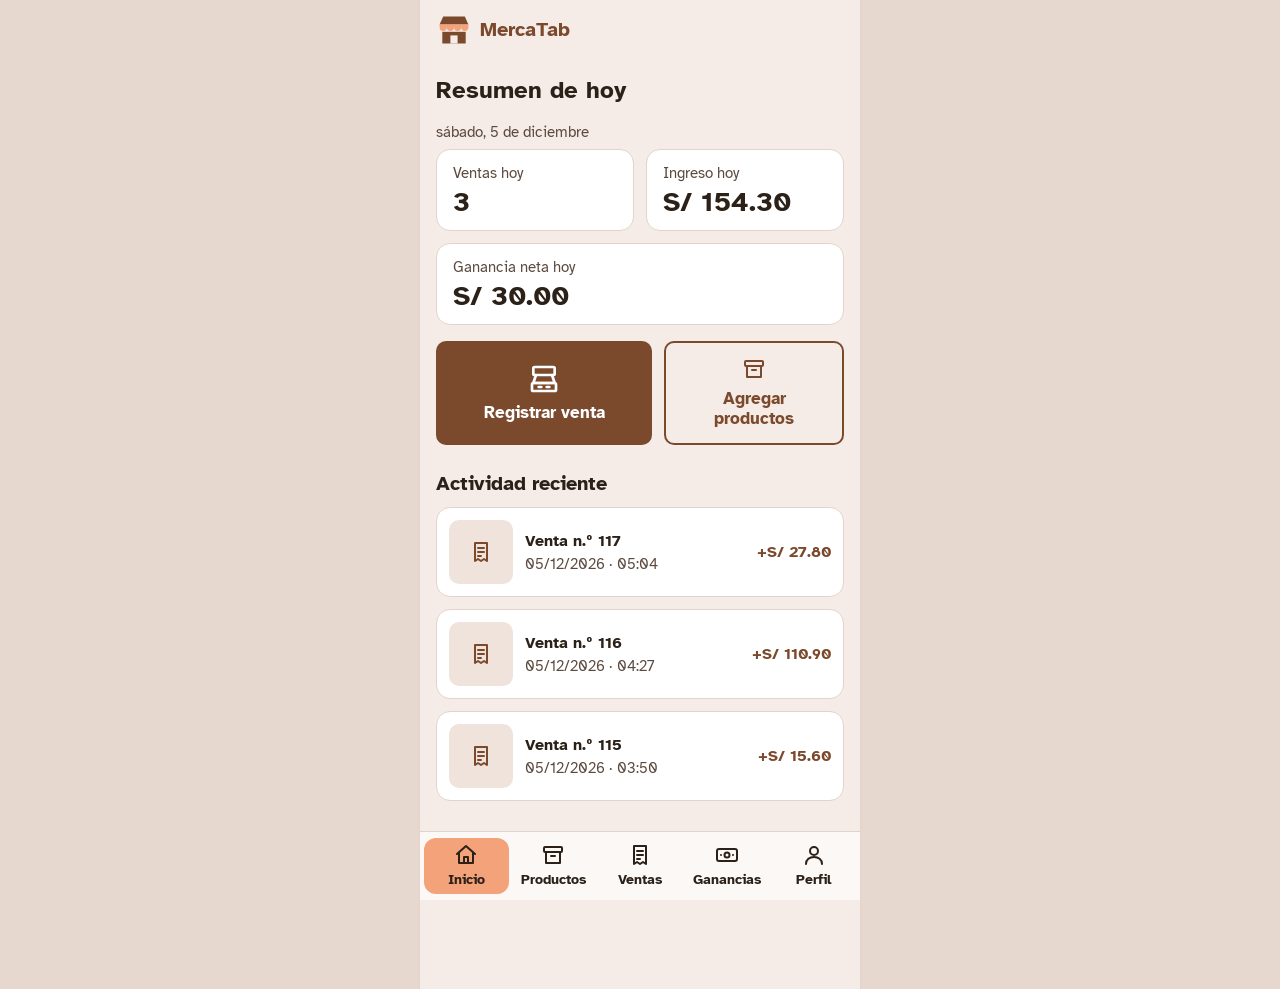
<file: app/index.html>
<!doctype html>
<html lang="es">
<head>
<meta charset="utf-8">
<meta name="viewport" content="width=device-width, initial-scale=1">
<title>MercaTab</title>
<meta name="description" content="Ventas, productos y ganancias para bodegas y puestos de abarrotes. Funciona sin internet.">
<meta name="theme-color" content="#7B4A2D">
<link rel="manifest" href="manifest.webmanifest">
<link rel="icon" href="img/icono.svg" type="image/svg+xml">
<link rel="stylesheet" href="css/estilos.css">
</head>
<body>
<a class="saltar" href="#contenido" id="saltar">Ir al contenido principal</a>

<div class="app">
  <header class="cabecera">
    <a class="marca" href="#/inicio" aria-label="MercaTab, ir al inicio">
      <svg class="marca__logo" viewBox="0 0 40 40" aria-hidden="true" focusable="false">
        <path d="M4 14 8 5h24l4 9z" fill="#7B4A2D"/>
        <path d="M4 14h8v3a4 4 0 0 1-8 0zM12 14h8v3a4 4 0 0 1-8 0zM20 14h8v3a4 4 0 0 1-8 0zM28 14h8v3a4 4 0 0 1-8 0z" fill="#F4A27A"/>
        <path d="M7 22h26v13H7z" fill="#7B4A2D"/>
        <path d="M16 35V26h8v9z" fill="#F5ECE8"/>
      </svg>
      <span class="marca__nombre">MercaTab</span>
    </a>
    <p class="red" id="red" role="status"></p>
  </header>

  <main id="contenido" tabindex="-1"></main>

  <footer class="pie">
    <p>MercaTab · avance académico PA3, Interacción Hombre-Máquina, UTP. La conexión con SUNAT es una simulación: no tiene validez tributaria.</p>
  </footer>

  <nav class="barra" aria-label="Principal" id="barra"></nav>
</div>

<dialog id="modal"></dialog>
<div class="avisos" id="avisos" role="status" aria-live="polite"></div>

<script defer src="js/iconos.js"></script>
<script defer src="js/ui.js"></script>
<script defer src="js/datos.js"></script>
<script defer src="js/sunat.js"></script>
<script defer src="js/vistas.js"></script>
<script defer src="js/app.js"></script>
</body>
</html>
</file>
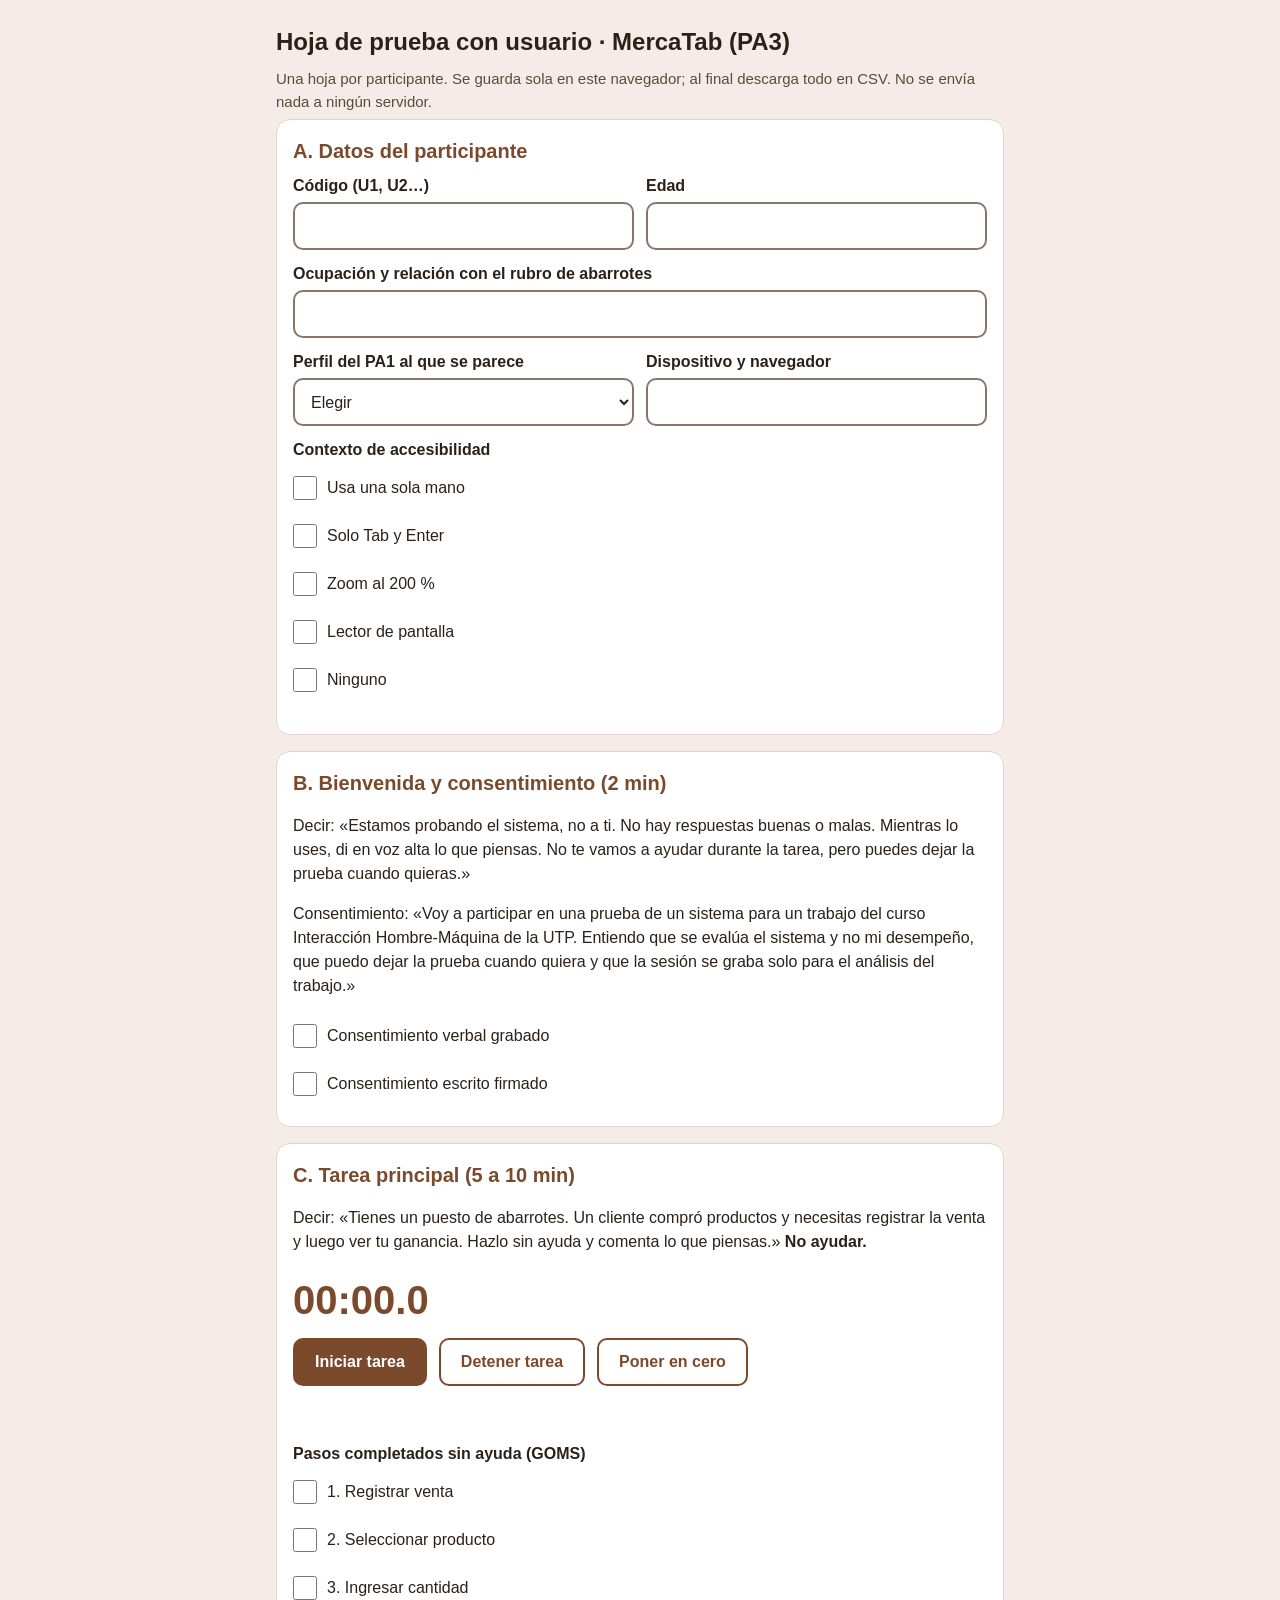
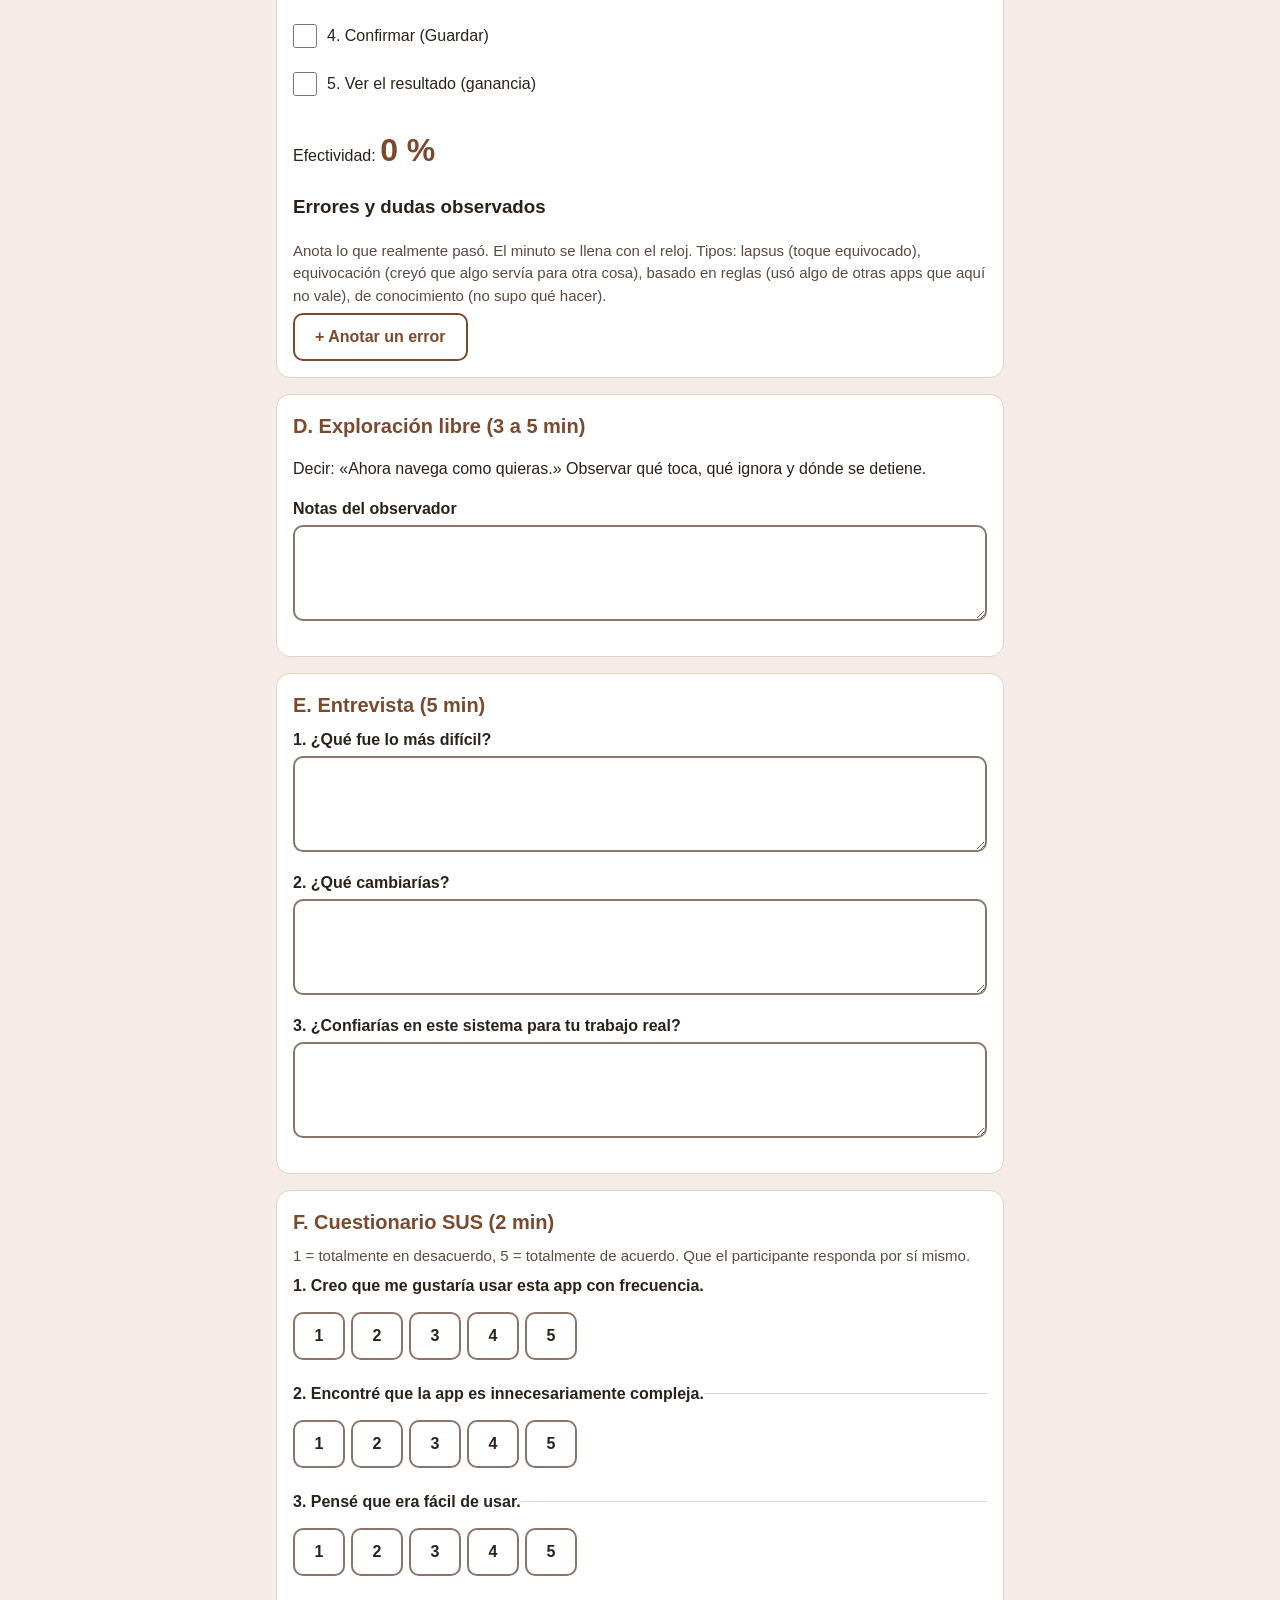
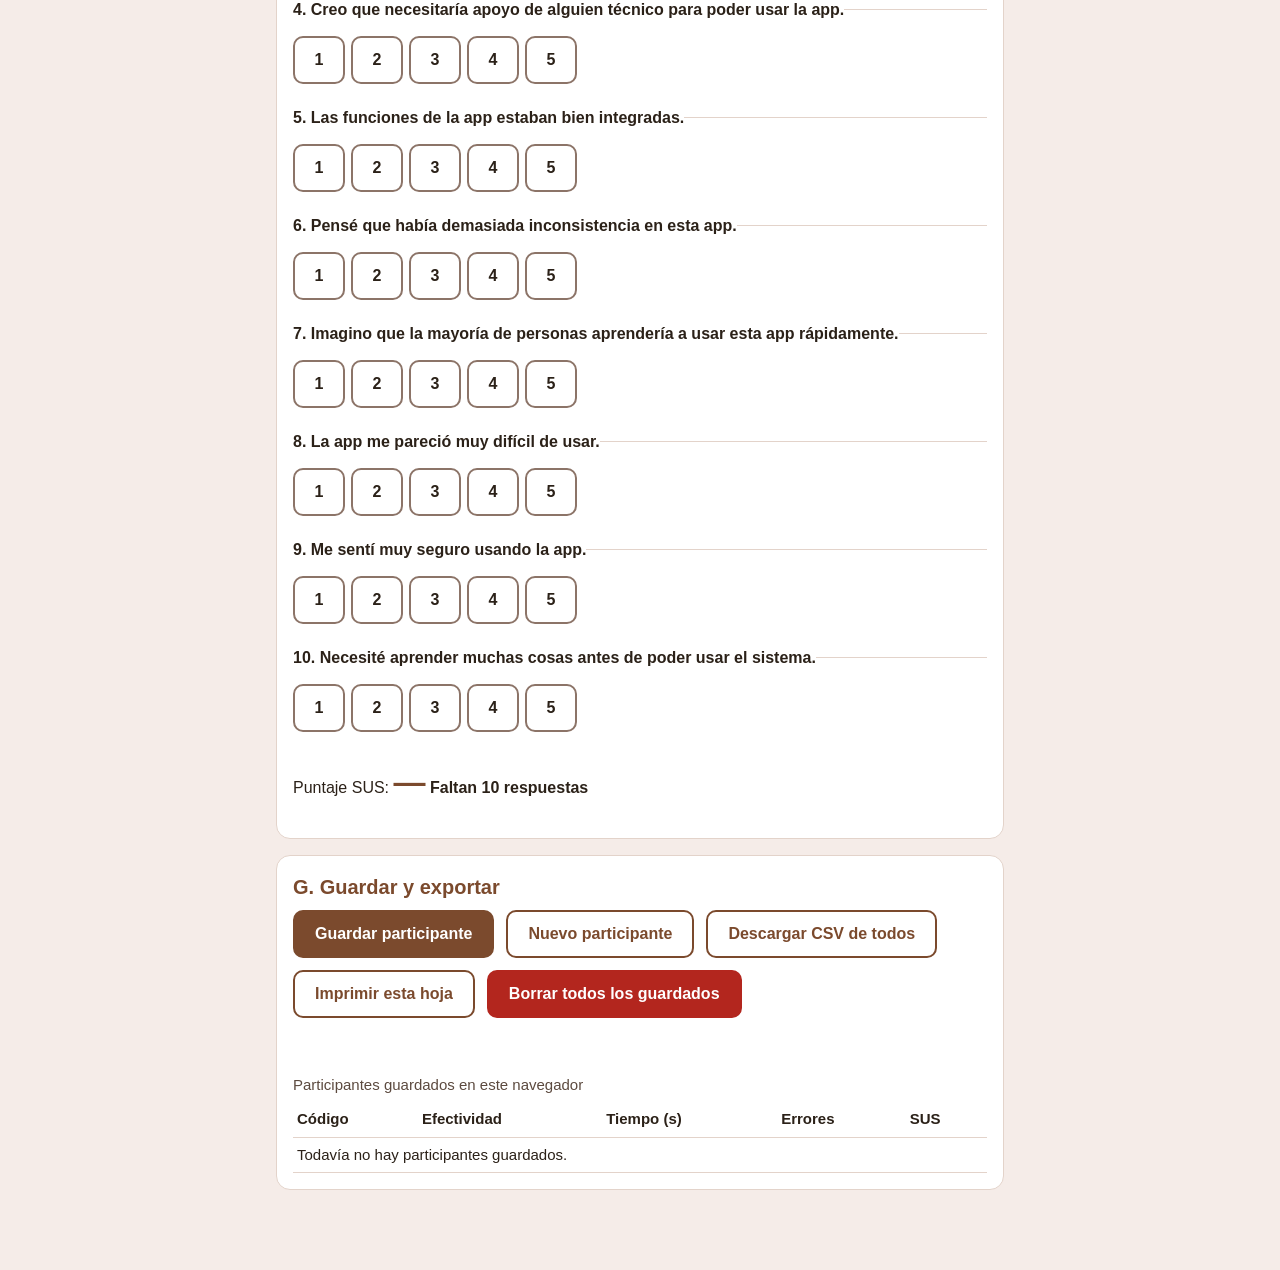
<file: PRUEBA_CON_USUARIOS.html>
<!doctype html>
<html lang="es">
<head>
<meta charset="utf-8">
<meta name="viewport" content="width=device-width, initial-scale=1">
<title>Hoja de prueba con usuario · MercaTab PA3</title>
<style>
  :root { --crema: #F5ECE8; --marron: #7B4A2D; --marron-osc: #5A3420; --tinta: #2B2118; --tinta-2: #5C4A3F; --linea: #8C7468; --rojo: #B3261E; --ok: #1F6B3B; --foco: #0B3D91; --durazno: #F4A27A; }
  * { box-sizing: border-box; }
  body { margin: 0; background: var(--crema); color: var(--tinta); font: 400 1rem/1.5 'Atkinson Hyperlegible', 'Segoe UI', Arial, sans-serif; }
  main { max-width: 760px; margin: 0 auto; padding: 16px 16px 64px; }
  h1 { font-size: 1.5rem; margin: 8px 0; } h2 { font-size: 1.25rem; color: var(--marron); margin: 0 0 8px; }
  section { background: #fff; border: 1px solid #E3D3CA; border-radius: 14px; padding: 16px; margin-bottom: 16px; }
  :focus-visible { outline: 3px solid var(--foco); outline-offset: 2px; }
  label, legend { display: block; font-weight: 700; margin-bottom: 4px; padding: 0; }
  input[type=text], input[type=number], select, textarea { width: 100%; min-height: 48px; padding: 8px 12px; font: inherit; color: var(--tinta); background: #fff; border: 2px solid var(--linea); border-radius: 10px; }
  textarea { min-height: 96px; resize: vertical; }
  .campo { margin-bottom: 12px; } .ayuda { margin: 0 0 6px; font-size: .9375rem; color: var(--tinta-2); }
  .dos { display: grid; grid-template-columns: repeat(auto-fit, minmax(220px, 1fr)); gap: 12px; }
  button, .boton { min-height: 48px; min-width: 44px; padding: 0 20px; font-family: inherit; font-size: 1rem; font-weight: 700; line-height: 1.2; color: #fff; background: var(--marron); border: 2px solid var(--marron); border-radius: 10px; cursor: pointer; }
  button:hover { background: var(--marron-osc); border-color: var(--marron-osc); }
  button.sec { background: transparent; color: var(--marron); } button.peligro { background: var(--rojo); border-color: var(--rojo); }
  .filas { display: flex; flex-wrap: wrap; gap: 12px; margin-top: 8px; }
  .opcion { display: flex; align-items: center; gap: 10px; min-height: 44px; font-weight: 400; }
  .opcion input { width: 24px; height: 24px; accent-color: var(--marron); margin: 0; }
  fieldset { border: 0; margin: 0 0 12px; padding: 0; min-width: 0; }
  .reloj { font-size: 2.5rem; font-weight: 700; color: var(--marron); margin: 4px 0 8px; }
  .error-fila { border: 1px solid #E3D3CA; border-radius: 10px; padding: 12px; margin-bottom: 12px; display: grid; gap: 8px; grid-template-columns: 90px 1fr; }
  .error-fila .ancho { grid-column: 1 / -1; }
  .sus-p { border-top: 1px solid #E3D3CA; padding: 10px 0; } .sus-p:first-of-type { border-top: 0; }
  .escala { display: flex; gap: 6px; flex-wrap: wrap; } .escala label { display: flex; align-items: center; justify-content: center; width: 52px; min-height: 48px; border: 2px solid var(--linea); border-radius: 10px; margin: 0; cursor: pointer; }
  .escala input { position: absolute; opacity: 0; } .escala input:checked + span { font-weight: 700; }
  .escala label:has(input:checked) { background: var(--durazno); border-color: var(--marron); }
  .escala label:has(input:focus-visible) { outline: 3px solid var(--foco); outline-offset: 2px; }
  .marcador { font-size: 2rem; font-weight: 700; color: var(--marron); } .estado { font-weight: 700; min-height: 24px; }
  table { width: 100%; border-collapse: collapse; font-size: .9375rem; } th, td { padding: 6px 4px; text-align: left; border-bottom: 1px solid #E3D3CA; }
  .saltar { position: absolute; left: 16px; top: -100px; background: var(--tinta); color: #fff; padding: 12px 20px; border-radius: 10px; font-weight: 700; } .saltar:focus { top: 8px; }
  @media print { button, .no-imprimir, .saltar { display: none !important; } body { background: #fff; } }
</style>
</head>
<body>
<a class="saltar" href="#principal">Ir al contenido principal</a>
<main id="principal" tabindex="-1">
  <h1>Hoja de prueba con usuario · MercaTab (PA3)</h1>
  <p class="ayuda">Una hoja por participante. Se guarda sola en este navegador; al final descarga todo en CSV. No se envía nada a ningún servidor.</p>

  <form id="f" novalidate>
  <section aria-labelledby="h-datos">
    <h2 id="h-datos">A. Datos del participante</h2>
    <div class="dos">
      <div class="campo"><label for="codigo">Código (U1, U2…)</label><input id="codigo" name="codigo" type="text" autocomplete="off"></div>
      <div class="campo"><label for="edad">Edad</label><input id="edad" name="edad" type="number" min="0" autocomplete="off"></div>
    </div>
    <div class="campo"><label for="ocupacion">Ocupación y relación con el rubro de abarrotes</label><input id="ocupacion" name="ocupacion" type="text" autocomplete="off"></div>
    <div class="dos">
      <div class="campo"><label for="perfil">Perfil del PA1 al que se parece</label>
        <select id="perfil" name="perfil" autocomplete="off"><option value="">Elegir</option><option>Don Teo</option><option>Jimena</option><option>Otro</option></select></div>
      <div class="campo"><label for="dispositivo">Dispositivo y navegador</label><input id="dispositivo" name="dispositivo" type="text" autocomplete="off"></div>
    </div>
    <fieldset><legend>Contexto de accesibilidad</legend>
      <label class="opcion"><input type="checkbox" name="ctx_una_mano"> Usa una sola mano</label>
      <label class="opcion"><input type="checkbox" name="ctx_teclado"> Solo Tab y Enter</label>
      <label class="opcion"><input type="checkbox" name="ctx_zoom"> Zoom al 200 %</label>
      <label class="opcion"><input type="checkbox" name="ctx_lector"> Lector de pantalla</label>
      <label class="opcion"><input type="checkbox" name="ctx_ninguno"> Ninguno</label>
    </fieldset>
  </section>

  <section aria-labelledby="h-consent">
    <h2 id="h-consent">B. Bienvenida y consentimiento (2 min)</h2>
    <p>Decir: «Estamos probando el sistema, no a ti. No hay respuestas buenas o malas. Mientras lo uses, di en voz alta lo que piensas. No te vamos a ayudar durante la tarea, pero puedes dejar la prueba cuando quieras.»</p>
    <p>Consentimiento: «Voy a participar en una prueba de un sistema para un trabajo del curso Interacción Hombre-Máquina de la UTP. Entiendo que se evalúa el sistema y no mi desempeño, que puedo dejar la prueba cuando quiera y que la sesión se graba solo para el análisis del trabajo.»</p>
    <label class="opcion"><input type="checkbox" name="consent_verbal"> Consentimiento verbal grabado</label>
    <label class="opcion"><input type="checkbox" name="consent_escrito"> Consentimiento escrito firmado</label>
  </section>

  <section aria-labelledby="h-tarea">
    <h2 id="h-tarea">C. Tarea principal (5 a 10 min)</h2>
    <p>Decir: «Tienes un puesto de abarrotes. Un cliente compró productos y necesitas registrar la venta y luego ver tu ganancia. Hazlo sin ayuda y comenta lo que piensas.» <strong>No ayudar.</strong></p>
    <p class="reloj" id="reloj" role="timer" aria-label="Tiempo de la tarea">00:00.0</p>
    <div class="filas no-imprimir">
      <button type="button" id="b-inicio">Iniciar tarea</button>
      <button type="button" id="b-fin" class="sec" disabled>Detener tarea</button>
      <button type="button" id="b-cero" class="sec">Poner en cero</button>
    </div>
    <p class="estado" id="estado-reloj" role="status"></p>
    <fieldset><legend>Pasos completados sin ayuda (GOMS)</legend>
      <label class="opcion"><input type="checkbox" class="paso" name="paso1"> 1. Registrar venta</label>
      <label class="opcion"><input type="checkbox" class="paso" name="paso2"> 2. Seleccionar producto</label>
      <label class="opcion"><input type="checkbox" class="paso" name="paso3"> 3. Ingresar cantidad</label>
      <label class="opcion"><input type="checkbox" class="paso" name="paso4"> 4. Confirmar (Guardar)</label>
      <label class="opcion"><input type="checkbox" class="paso" name="paso5"> 5. Ver el resultado (ganancia)</label>
    </fieldset>
    <p>Efectividad: <span class="marcador" id="efectividad">0 %</span></p>

    <h3>Errores y dudas observados</h3>
    <p class="ayuda">Anota lo que realmente pasó. El minuto se llena con el reloj. Tipos: lapsus (toque equivocado), equivocación (creyó que algo servía para otra cosa), basado en reglas (usó algo de otras apps que aquí no vale), de conocimiento (no supo qué hacer).</p>
    <div id="errores"></div>
    <button type="button" id="b-error" class="sec no-imprimir">+ Anotar un error</button>
  </section>

  <section aria-labelledby="h-expl">
    <h2 id="h-expl">D. Exploración libre (3 a 5 min)</h2>
    <p>Decir: «Ahora navega como quieras.» Observar qué toca, qué ignora y dónde se detiene.</p>
    <div class="campo"><label for="exploracion">Notas del observador</label><textarea id="exploracion" name="exploracion"></textarea></div>
  </section>

  <section aria-labelledby="h-ent">
    <h2 id="h-ent">E. Entrevista (5 min)</h2>
    <div class="campo"><label for="ent1">1. ¿Qué fue lo más difícil?</label><textarea id="ent1" name="ent1"></textarea></div>
    <div class="campo"><label for="ent2">2. ¿Qué cambiarías?</label><textarea id="ent2" name="ent2"></textarea></div>
    <div class="campo"><label for="ent3">3. ¿Confiarías en este sistema para tu trabajo real?</label><textarea id="ent3" name="ent3"></textarea></div>
  </section>

  <section aria-labelledby="h-sus">
    <h2 id="h-sus">F. Cuestionario SUS (2 min)</h2>
    <p class="ayuda">1 = totalmente en desacuerdo, 5 = totalmente de acuerdo. Que el participante responda por sí mismo.</p>
    <div id="sus"></div>
    <p>Puntaje SUS: <span class="marcador" id="sus-puntaje">—</span> <span id="sus-texto" class="estado" role="status"></span></p>
  </section>
  </form>

  <section aria-labelledby="h-guardar">
    <h2 id="h-guardar">G. Guardar y exportar</h2>
    <div class="filas no-imprimir">
      <button type="button" id="b-guardar">Guardar participante</button>
      <button type="button" id="b-nuevo" class="sec">Nuevo participante</button>
      <button type="button" id="b-csv" class="sec">Descargar CSV de todos</button>
      <button type="button" id="b-imprimir" class="sec">Imprimir esta hoja</button>
      <button type="button" id="b-borrar" class="peligro">Borrar todos los guardados</button>
    </div>
    <p class="estado" id="estado-guardar" role="status"></p>
    <table><caption class="ayuda" style="text-align:left">Participantes guardados en este navegador</caption>
      <thead><tr><th scope="col">Código</th><th scope="col">Efectividad</th><th scope="col">Tiempo (s)</th><th scope="col">Errores</th><th scope="col">SUS</th></tr></thead>
      <tbody id="guardados"></tbody></table>
  </section>
</main>

<script>
const SUS_Q = ['Creo que me gustaría usar esta app con frecuencia.', 'Encontré que la app es innecesariamente compleja.', 'Pensé que era fácil de usar.',
  'Creo que necesitaría apoyo de alguien técnico para poder usar la app.', 'Las funciones de la app estaban bien integradas.', 'Pensé que había demasiada inconsistencia en esta app.',
  'Imagino que la mayoría de personas aprendería a usar esta app rápidamente.', 'La app me pareció muy difícil de usar.', 'Me sentí muy seguro usando la app.',
  'Necesité aprender muchas cosas antes de poder usar el sistema.'];
const TIPOS = ['Lapsus', 'Equivocación', 'Basado en reglas', 'De conocimiento'];
const PANTALLAS = ['Inicio', 'Productos', 'Agregar producto', 'Ventas', 'Agregar venta', 'Ganancias', 'Perfil', 'Comprobantes', 'Otra'];
const CLAVE = 'mercatab.pruebas', BORRADOR = 'mercatab.borrador';
const $ = s => document.querySelector(s), $$ = s => [...document.querySelectorAll(s)];
const esc = s => String(s ?? '').replace(/[&<>"']/g, c => ({ '&': '&amp;', '<': '&lt;', '>': '&gt;', '"': '&quot;', "'": '&#39;' }[c]));
let errores = [], tiempo = 0, inicio = null, intervalo = null;

// SUS: impares (1,3,5,7,9) restan 1; pares restan la respuesta a 5; suma × 2,5
const susPuntaje = r => r.reduce((s, v, i) => s + (i % 2 === 0 ? v - 1 : 5 - v), 0) * 2.5;
const susTexto = p => p >= 85 ? 'excelente' : p >= 70 ? 'aceptable' : p >= 50 ? 'marginal' : 'inaceptable';
const mmss = s => `${String(Math.floor(s / 60)).padStart(2, '0')}:${(s % 60).toFixed(1).padStart(4, '0')}`;

$('#sus').innerHTML = SUS_Q.map((q, i) => `
  <fieldset class="sus-p"><legend>${i + 1}. ${esc(q)}</legend>
    <div class="escala">${[1, 2, 3, 4, 5].map(v => `<label><input type="radio" name="sus${i + 1}" value="${v}"><span>${v}</span></label>`).join('')}</div>
  </fieldset>`).join('');

function respuestasSus() { return SUS_Q.map((_, i) => { const r = $(`input[name="sus${i + 1}"]:checked`); return r ? Number(r.value) : null; }); }

function recalcular() {
  const pasos = $$('.paso:checked').length;
  $('#efectividad').textContent = `${pasos / 5 * 100} %`;
  const r = respuestasSus(), faltan = r.filter(v => v === null).length;
  if (faltan) { $('#sus-puntaje').textContent = '—'; $('#sus-texto').textContent = `Faltan ${faltan} respuestas`; }
  else { const p = susPuntaje(r); $('#sus-puntaje').textContent = String(p); $('#sus-texto').textContent = `(${susTexto(p)})`; }
}

function pintarErrores() {
  $('#errores').innerHTML = errores.map((e, i) => `
    <div class="error-fila">
      <div class="campo"><label for="e-min-${i}">Minuto</label><input id="e-min-${i}" data-i="${i}" data-c="min" type="text" value="${esc(e.min)}" autocomplete="off"></div>
      <div class="campo"><label for="e-pan-${i}">Pantalla</label><select id="e-pan-${i}" data-i="${i}" data-c="pantalla" autocomplete="off">${PANTALLAS.map(p => `<option${p === e.pantalla ? ' selected' : ''}>${p}</option>`).join('')}</select></div>
      <div class="campo ancho"><label for="e-que-${i}">Qué pasó o qué dijo</label><input id="e-que-${i}" data-i="${i}" data-c="que" type="text" value="${esc(e.que)}" autocomplete="off"></div>
      <div class="campo"><label for="e-tip-${i}">Tipo</label><select id="e-tip-${i}" data-i="${i}" data-c="tipo" autocomplete="off">${TIPOS.map(t => `<option${t === e.tipo ? ' selected' : ''}>${t}</option>`).join('')}</select></div>
      <div class="campo"><button type="button" class="peligro" data-quitar="${i}" aria-label="Quitar el error ${i + 1}">Quitar</button></div>
    </div>`).join('');
}

function recoger() {
  const d = { fecha: new Date().toISOString(), tiempo_tarea_s: Number(tiempo.toFixed(1)), errores: errores.map(e => ({ ...e })) };
  $$('#f input[name], #f select[name], #f textarea[name]').forEach(el => {
    if (el.type === 'radio') { if (el.checked) d[el.name] = el.value; }
    else d[el.name] = el.type === 'checkbox' ? el.checked : el.value;
  });
  d.pasos = $$('.paso:checked').length; d.efectividad = d.pasos / 5 * 100;
  const r = respuestasSus(); d.sus = r;
  d.sus_puntaje = r.includes(null) ? '' : susPuntaje(r);
  return d;
}

function restaurar(d) {
  $$('#f input[name], #f select[name], #f textarea[name]').forEach(el => {
    if (!(el.name in d) && el.type !== 'radio') return;
    if (el.type === 'radio') el.checked = d[el.name] === el.value;
    else if (el.type === 'checkbox') el.checked = !!d[el.name];
    else el.value = d[el.name] ?? '';
  });
  errores = d.errores || []; tiempo = d.tiempo_tarea_s || 0;
  $('#reloj').textContent = mmss(tiempo); pintarErrores(); recalcular();
}

const borrador = () => localStorage.setItem(BORRADOR, JSON.stringify(recoger()));
const guardados = () => JSON.parse(localStorage.getItem(CLAVE) || '[]');

function pintarGuardados() {
  $('#guardados').innerHTML = guardados().map(d => `<tr><th scope="row">${esc(d.codigo || '(sin código)')}</th><td>${d.efectividad} %</td><td>${d.tiempo_tarea_s}</td><td>${d.errores.length}</td><td>${d.sus_puntaje === '' ? '—' : d.sus_puntaje}</td></tr>`).join('') || '<tr><td colspan="5">Todavía no hay participantes guardados.</td></tr>';
}

function csv() {
  const cab = ['codigo', 'fecha', 'edad', 'ocupacion', 'perfil', 'dispositivo', 'contexto', 'consentimiento', 'tiempo_tarea_s', 'pasos', 'efectividad_pct', 'n_errores',
    ...SUS_Q.map((_, i) => 'sus' + (i + 1)), 'sus_puntaje', 'sus_interpretacion', 'entrevista_dificil', 'entrevista_cambiaria', 'entrevista_confianza', 'exploracion', 'errores_detalle'];
  const celda = v => `"${String(v ?? '').replace(/"/g, '""')}"`;
  const filas = guardados().map(d => {
    const contexto = ['una_mano', 'teclado', 'zoom', 'lector', 'ninguno'].filter(k => d['ctx_' + k]).join(' + ');
    const consent = [d.consent_verbal && 'verbal', d.consent_escrito && 'escrito'].filter(Boolean).join(' + ');
    return [d.codigo, d.fecha, d.edad, d.ocupacion, d.perfil, d.dispositivo, contexto, consent, d.tiempo_tarea_s, d.pasos, d.efectividad, d.errores.length,
      ...d.sus.map(v => v ?? ''), d.sus_puntaje, d.sus_puntaje === '' ? '' : susTexto(d.sus_puntaje), d.ent1, d.ent2, d.ent3, d.exploracion,
      d.errores.map(e => `[${e.min}] ${e.pantalla}: ${e.que} (${e.tipo})`).join(' | ')].map(celda).join(',');
  });
  return '﻿' + [cab.map(celda).join(','), ...filas].join('\r\n');
}

function aviso(t) { const e = $('#estado-guardar'); e.textContent = t; }

// Reloj
function tic() { tiempo = (performance.now() - inicio) / 1000; $('#reloj').textContent = mmss(tiempo); }
$('#b-inicio').onclick = () => { inicio = performance.now() - tiempo * 1000; intervalo = setInterval(tic, 100); $('#b-inicio').disabled = true; $('#b-fin').disabled = false; $('#estado-reloj').textContent = 'Cronómetro en marcha.'; };
$('#b-fin').onclick = () => { clearInterval(intervalo); tic(); $('#b-inicio').disabled = false; $('#b-fin').disabled = true; $('#estado-reloj').textContent = `Tarea detenida en ${mmss(tiempo)} (${tiempo.toFixed(1)} s).`; borrador(); };
$('#b-cero').onclick = () => { clearInterval(intervalo); tiempo = 0; $('#reloj').textContent = mmss(0); $('#b-inicio').disabled = false; $('#b-fin').disabled = true; $('#estado-reloj').textContent = 'Reloj en cero.'; borrador(); };

// Errores
$('#b-error').onclick = () => { errores.push({ min: mmss(tiempo).slice(0, 5), pantalla: 'Inicio', que: '', tipo: TIPOS[0] }); pintarErrores(); borrador(); $(`#e-que-${errores.length - 1}`).focus(); };
$('#errores').addEventListener('input', e => { const i = e.target.dataset.i; if (i !== undefined) { errores[i][e.target.dataset.c] = e.target.value; borrador(); } });
$('#errores').addEventListener('click', e => { const b = e.target.closest('[data-quitar]'); if (b) { errores.splice(Number(b.dataset.quitar), 1); pintarErrores(); borrador(); $('#b-error').focus(); } });

$('#f').addEventListener('input', () => { recalcular(); borrador(); });
$('#b-guardar').onclick = () => {
  const d = recoger();
  if (!d.codigo.trim()) { aviso('Escribe el código del participante antes de guardar.'); $('#codigo').focus(); return; }
  const lista = guardados().filter(x => x.codigo !== d.codigo); lista.push(d);
  localStorage.setItem(CLAVE, JSON.stringify(lista)); pintarGuardados(); aviso(`Guardado: ${d.codigo}. Ya puedes iniciar con otro participante.`);
};
$('#b-nuevo').onclick = () => {
  if (!confirm('¿Limpiar la hoja para un nuevo participante? Lo que no hayas guardado se pierde.')) return;
  clearInterval(intervalo); $('#f').reset(); errores = []; tiempo = 0; $('#reloj').textContent = mmss(0);
  $('#b-inicio').disabled = false; $('#b-fin').disabled = true; pintarErrores(); recalcular(); localStorage.removeItem(BORRADOR); $('#codigo').focus();
};
$('#b-csv').onclick = () => {
  if (!guardados().length) { aviso('Todavía no hay participantes guardados.'); return; }
  const a = document.createElement('a'); a.href = URL.createObjectURL(new Blob([csv()], { type: 'text/csv;charset=utf-8' }));
  a.download = 'pruebas_mercatab_pa3.csv'; a.click(); URL.revokeObjectURL(a.href); aviso('CSV descargado.');
};
$('#b-imprimir').onclick = () => window.print();
$('#b-borrar').onclick = () => { if (confirm('¿Borrar todos los participantes guardados? No se puede deshacer.')) { localStorage.removeItem(CLAVE); pintarGuardados(); aviso('Se borraron los participantes guardados.'); } };
$('.saltar').onclick = e => { e.preventDefault(); $('#principal').focus(); };

try { const b = localStorage.getItem(BORRADOR); if (b) restaurar(JSON.parse(b)); } catch (e) { /* borrador dañado: se empieza en blanco */ }
pintarErrores(); recalcular(); pintarGuardados();
</script>
</body>
</html>
</file>
<file: app/css/estilos.css>
/* MercaTab: estilos. Paleta tomada del Figma del PA2; todos los pares texto/fondo cumplen 4.5:1 (ver tools/contraste.py). */

@font-face { font-family: 'Atkinson Hyperlegible'; font-weight: 400; font-display: swap; src: url('../fonts/atkinson-400.woff2') format('woff2'); }
@font-face { font-family: 'Atkinson Hyperlegible'; font-weight: 700; font-display: swap; src: url('../fonts/atkinson-700.woff2') format('woff2'); }

:root {
  --crema: #F5ECE8;
  --papel: #FFFFFF;
  --marron: #7B4A2D;
  --marron-osc: #5A3420;
  --tinta: #2B2118;
  --tinta-2: #5C4A3F;
  --durazno: #F4A27A;
  --linea: #8C7468;
  --linea-suave: #E3D3CA;
  --rojo: #B3261E;
  --rojo-fondo: #FCE9E7;
  --ok: #1F6B3B;
  --ok-fondo: #E4F3E9;
  --aviso-fondo: #FDE3D3;
  --foco: #0B3D91;
  --pagina: #E7D8CF;
  --barra-ganancia: #5A3420;
  --barra-inversion: #B4501A;
  --e1: 4px; --e2: 8px; --e3: 16px; --e4: 24px; --e5: 32px;
}

*, *::before, *::after { box-sizing: border-box; }

html { font-size: 100%; -webkit-text-size-adjust: 100%; }

body {
  margin: 0;
  background: var(--pagina);
  color: var(--tinta);
  font: 400 1rem/1.5 'Atkinson Hyperlegible', 'Segoe UI', sans-serif;
}

h1, h2, h3, p { margin-top: 0; }
h2 { font-size: 1.25rem; margin-bottom: var(--e2); }
a { color: var(--marron); }

:focus-visible { outline: 3px solid var(--foco); outline-offset: 2px; }
h1:focus, main:focus { outline: none; }

.solo-lector { position: absolute; width: 1px; height: 1px; overflow: hidden; clip: rect(0 0 0 0); white-space: nowrap; }

.saltar {
  position: absolute; left: var(--e3); top: -100px; z-index: 20;
  background: var(--tinta); color: #fff; padding: 12px 20px; border-radius: 10px; font-weight: 700;
}
.saltar:focus { top: var(--e2); }

.app { max-width: 440px; min-height: 100vh; min-height: 100dvh; margin: 0 auto; background: var(--crema); display: flex; flex-direction: column; }
@media (min-width: 600px) { .app { box-shadow: 0 0 0 1px var(--linea-suave); } }

/* Cabecera y estado de red */
.cabecera { display: flex; align-items: center; justify-content: space-between; gap: var(--e2); padding: var(--e2) var(--e3); }
.marca { display: inline-flex; align-items: center; gap: var(--e2); min-height: 44px; color: var(--marron); text-decoration: none; font-weight: 700; font-size: 1.25rem; }
.marca__logo { width: 36px; height: 36px; }
.red { margin: 0; font-size: .875rem; font-weight: 700; }
.red:empty { display: none; }
.red__chip { display: inline-flex; align-items: center; gap: 6px; padding: 6px 12px; border-radius: 99px; background: var(--aviso-fondo); border: 1px solid var(--marron); }
.red .icono { width: 18px; height: 18px; }

main { flex: 1; padding: var(--e2) var(--e3) var(--e4); }

.pie { padding: var(--e3); font-size: .875rem; color: var(--tinta-2); }
.pie p { margin: 0; }

.icono { width: 24px; height: 24px; fill: none; stroke: currentColor; stroke-width: 2; stroke-linecap: round; stroke-linejoin: round; flex: none; }

/* Encabezado de pantalla */
.encab { display: flex; flex-wrap: wrap; align-items: center; gap: 12px; margin: var(--e2) 0 var(--e3); }
.encab h1 { flex: 1; margin: 0; font-size: 1.5rem; line-height: 1.2; }
.encab__ico { color: var(--marron); width: 28px; height: 28px; }

/* Botones */
.boton {
  display: inline-flex; align-items: center; justify-content: center; gap: var(--e2);
  min-height: 48px; min-width: 44px; padding: 0 20px;
  font-family: inherit; font-size: 1rem; font-weight: 700; line-height: 1.2; text-decoration: none; text-align: center;
  color: #fff; background: var(--marron); border: 2px solid var(--marron); border-radius: 10px; cursor: pointer;
}
.boton:hover { background: var(--marron-osc); border-color: var(--marron-osc); }
.boton--sec { background: transparent; color: var(--marron); }
.boton--sec:hover { background: #fff; color: var(--marron-osc); }
.boton--peligro { background: var(--rojo); border-color: var(--rojo); color: #fff; }
.boton--peligro:hover { background: #8E1C16; border-color: #8E1C16; }
.boton--chico { min-height: 44px; padding: 0 14px; }
.boton--icono { padding: 0; width: 44px; min-height: 44px; }
.boton--icono.boton--sec { background: transparent; }
.boton--icono.boton--peligro { background: transparent; color: var(--rojo); }
.boton--icono.boton--peligro:hover { background: var(--rojo-fondo); color: #8E1C16; }
.boton--bloque { width: 100%; }
.boton[disabled] { background: #DCCFC8; border-color: #DCCFC8; color: var(--tinta-2); cursor: not-allowed; }
.enlace { background: none; border: 0; padding: 0; min-height: 44px; font: inherit; color: var(--rojo); text-decoration: underline; text-align: left; cursor: pointer; }

.pila { display: grid; gap: 12px; }
.fila-botones { display: grid; grid-template-columns: 1fr 1fr; gap: 12px; margin-top: var(--e3); }

/* Tarjetas y listas */
.tarjeta { background: var(--papel); border: 1px solid var(--linea-suave); border-radius: 14px; padding: var(--e3); }
.stats { display: grid; grid-template-columns: 1fr 1fr; gap: 12px; margin: 0 0 var(--e3); }
.stats > div { background: var(--papel); border: 1px solid var(--linea-suave); border-radius: 14px; padding: 12px var(--e3); }
.stats .ancha { grid-column: 1 / -1; }
.stats dt { font-size: .9375rem; color: var(--tinta-2); }
.stats dd { margin: 0; font-size: 1.75rem; font-weight: 700; line-height: 1.2; }

.acciones-rapidas { display: grid; grid-template-columns: 1.2fr 1fr; gap: 12px; margin-bottom: var(--e4); }
.acciones-rapidas .boton { flex-direction: column; min-height: 104px; font-size: 1.0625rem; }
.acciones-rapidas .boton:first-child .icono { width: 32px; height: 32px; }

.lista { list-style: none; margin: 0; padding: 0; display: grid; gap: 12px; }
.fila { display: flex; align-items: center; gap: 12px; background: var(--papel); border: 1px solid var(--linea-suave); border-radius: 14px; padding: 12px; }
.fila__foto { width: 64px; height: 64px; border-radius: 10px; object-fit: cover; flex: none; }
.fila__texto { flex: 1; min-width: 0; }
.fila__titulo { margin: 0; font-weight: 700; }
.fila__detalle { margin: 0; font-size: .9375rem; color: var(--tinta-2); }
.fila__precio { margin: 0; font-weight: 700; color: var(--marron); }
.acciones { display: flex; gap: var(--e2); }
.vacio { background: var(--papel); border: 2px dashed var(--linea); border-radius: 14px; padding: var(--e4) var(--e3); text-align: center; }

.etiqueta { display: inline-flex; align-items: center; gap: 4px; padding: 2px 10px; border-radius: 99px; font-size: .875rem; font-weight: 700; border: 1px solid; }
.etiqueta .icono { width: 16px; height: 16px; }
.etiqueta--ok { background: var(--ok-fondo); color: var(--ok); border-color: var(--ok); }
.etiqueta--pend { background: var(--aviso-fondo); color: var(--marron-osc); border-color: var(--marron); }

/* Formularios */
.campo { margin-bottom: var(--e3); }
label, legend { display: block; font-weight: 700; margin-bottom: var(--e1); padding: 0; }
.req { font-weight: 400; color: var(--tinta-2); font-size: .9375rem; }
.ayuda { margin: 0 0 6px; font-size: .9375rem; color: var(--tinta-2); }
input[type=text], input[type=email], input[type=password], input[type=number], input[type=search], input[type=date], input[type=tel], select {
  width: 100%; min-height: 48px; padding: 0 12px; font: inherit; color: var(--tinta);
  background: var(--papel); border: 2px solid var(--linea); border-radius: 10px;
}
.campo--error input, .campo--error select { border-color: var(--rojo); }
.error { display: flex; align-items: flex-start; gap: 6px; margin: 6px 0 0; color: var(--rojo); font-weight: 700; font-size: .9375rem; }
.error .icono { width: 20px; height: 20px; margin-top: 2px; }
.resumen-error { background: var(--rojo-fondo); border: 2px solid var(--rojo); border-radius: 12px; padding: 12px var(--e3); margin-bottom: var(--e3); }
.resumen-error h2 { font-size: 1rem; color: var(--rojo); margin-bottom: 4px; }
.resumen-error ul { margin: 0; padding-left: 20px; }
.dos-col { display: grid; grid-template-columns: 1fr 120px; gap: 12px; align-items: start; }
.filtros { display: grid; grid-template-columns: repeat(auto-fit, minmax(150px, 1fr)); gap: 12px; margin-bottom: var(--e3); }
.filtros .campo { margin: 0; }
fieldset { border: 0; margin: 0 0 var(--e3); padding: 0; min-width: 0; }
.opciones label { display: flex; align-items: center; gap: 10px; min-height: 44px; font-weight: 400; cursor: pointer; }
.opciones input { width: 24px; height: 24px; accent-color: var(--marron); margin: 0; }
.nota { background: var(--aviso-fondo); border-radius: 10px; padding: 12px; font-size: .9375rem; margin: 0 0 var(--e3); }

.linea-venta { background: var(--papel); border: 1px solid var(--linea-suave); border-radius: 14px; padding: 12px; margin-bottom: 12px; display: grid; grid-template-columns: 1fr 44px; gap: 8px 12px; align-items: end; }
.linea-venta > .campo:first-child { grid-column: 1 / -1; }
.linea-venta .campo { margin: 0; }
.linea-venta .error { grid-column: 1 / -1; margin: 0; }
.total { display: flex; justify-content: space-between; align-items: baseline; background: var(--papel); border: 1px solid var(--linea-suave); border-radius: 14px; padding: 12px var(--e3); margin: var(--e3) 0; font-size: 1.25rem; font-weight: 700; }
.consulta { display: grid; grid-template-columns: 1fr auto; gap: 8px; align-items: end; }
.consulta .campo { margin: 0; }
.consulta__estado { margin: 8px 0 var(--e3); min-height: 24px; font-weight: 700; }

.foto-previa { width: 96px; height: 96px; object-fit: cover; border-radius: 10px; display: block; margin-bottom: 8px; }

/* Selector Semana / Mes / Fechas */
.segmentado { display: flex; border: 2px solid var(--marron); border-radius: 12px; overflow: hidden; background: var(--papel); margin-bottom: var(--e3); }
.segmentado > div { flex: 1; position: relative; }
.segmentado input { position: absolute; opacity: 0; width: 100%; height: 100%; margin: 0; cursor: pointer; }
.segmentado label { margin: 0; min-height: 48px; display: flex; align-items: center; justify-content: center; gap: 4px; color: var(--marron); pointer-events: none; }
.segmentado input:checked + label { background: var(--durazno); color: var(--tinta); }
.segmentado input:checked + label::before { content: '✓'; }
.segmentado input:focus-visible + label { outline: 3px solid var(--foco); outline-offset: -4px; }

/* Gráfico */
.balance { font-size: 2rem; font-weight: 700; color: var(--marron); line-height: 1.2; }
.grafico { width: 100%; height: auto; display: block; margin: var(--e2) 0; }
.grafico text { fill: var(--tinta); font-family: inherit; }
.leyenda { display: flex; gap: var(--e3); flex-wrap: wrap; margin: 0; padding: 0; list-style: none; font-size: .9375rem; }
.leyenda li { display: flex; align-items: center; gap: 6px; }
.leyenda i { width: 16px; height: 16px; border-radius: 3px; display: inline-block; }
.totales { display: grid; grid-template-columns: repeat(3, 1fr); gap: 8px; margin: var(--e3) 0 0; text-align: center; }
.totales dt { font-size: .875rem; color: var(--tinta-2); }
.totales dd { margin: 0; font-weight: 700; }
details { margin-top: var(--e3); }
summary { min-height: 44px; display: flex; align-items: center; cursor: pointer; font-weight: 700; color: var(--marron); }
table { width: 100%; border-collapse: collapse; font-size: .9375rem; }
th, td { padding: 6px 4px; text-align: right; border-bottom: 1px solid var(--linea-suave); }
th:first-child, td:first-child { text-align: left; }
caption { text-align: left; font-weight: 700; padding-bottom: 6px; }

/* Menú de opciones del perfil */
.menu { list-style: none; margin: 0 0 var(--e3); padding: 0; background: var(--papel); border-radius: 14px; border: 1px solid var(--linea-suave); }
.menu li + li { border-top: 1px solid var(--linea-suave); }
.menu a, .menu button { display: flex; align-items: center; gap: 12px; width: 100%; min-height: 56px; padding: 0 var(--e3); background: none; border: 0; font-family: inherit; font-size: 1rem; color: var(--tinta); text-decoration: none; text-align: left; cursor: pointer; }
.menu .icono { color: var(--marron); }
.menu span.crece { flex: 1; }
.interruptor { margin-left: auto; font-weight: 700; color: var(--marron); }

/* Comprobante */
.ticket { background: var(--papel); border: 2px dashed var(--linea); border-radius: 6px; padding: var(--e3); }
.ticket h2 { margin-bottom: 2px; }
.ticket p { margin: 0 0 4px; }
.ticket table { margin: 12px 0; }
.ticket .fin td { font-weight: 700; border-bottom: 0; }
.ticket .marca-agua { font-size: .875rem; color: var(--tinta-2); margin-top: 12px; }

/* Navegación inferior */
.barra { position: sticky; bottom: 0; z-index: 5; display: flex; gap: 2px; padding: 6px 4px; background: #FBF8F5; border-top: 1px solid var(--linea-suave); }
.barra a { flex: 1; display: flex; flex-direction: column; align-items: center; justify-content: center; gap: 2px; min-height: 56px; padding: 4px 2px; border-radius: 12px; color: var(--tinta); text-decoration: none; font-size: .875rem; font-weight: 700; }
.barra a[aria-current="page"] { background: var(--durazno); }

/* Diálogos y avisos */
dialog { border: 0; padding: 0; border-radius: 18px; width: calc(100% - 32px); max-width: 360px; color: var(--tinta); background: var(--papel); }
dialog::backdrop { background: rgba(43, 33, 24, .6); }
.modal__cuerpo { padding: var(--e4); display: grid; gap: 12px; text-align: center; justify-items: center; }
.modal__cuerpo h2 { margin: 0; font-size: 1.25rem; }
.modal__cuerpo p { margin: 0; }
.modal__ico { width: 56px; height: 56px; border-radius: 50%; display: grid; place-items: center; }
.modal__ico .icono { width: 28px; height: 28px; }
.modal__ico--peligro { background: var(--rojo-fondo); color: var(--rojo); }
.modal__ico--aviso { background: var(--aviso-fondo); color: var(--marron); }
.modal__ico--ok { background: var(--ok-fondo); color: var(--ok); }
.modal__botones { display: grid; gap: 12px; width: 100%; margin-top: var(--e2); }

.avisos { position: fixed; left: 50%; bottom: 84px; transform: translateX(-50%); width: min(92vw, 400px); display: grid; gap: 8px; z-index: 30; pointer-events: none; }
.aviso { margin: 0; background: var(--tinta); color: #fff; padding: 12px var(--e3); border-radius: 10px; font-weight: 700; }

@media (prefers-reduced-motion: reduce) { *, *::before, *::after { animation: none !important; transition: none !important; scroll-behavior: auto !important; } }

@media print {
  .cabecera, .barra, .pie, .encab .boton, .no-imprimir { display: none !important; }
  body { background: #fff; }
}

.fila__foto--vacia { display: grid; place-items: center; background: #EFE3DC; color: var(--marron); }
input[type=file] { width: 100%; min-height: 48px; padding: 10px 0; font: inherit; }
.fila-botones .boton { width: 100%; }
a.fila:hover { background: #FBF8F5; }
.nota a, .enlace-pie a { display: inline-flex; align-items: center; min-height: 44px; }
.enlace-pie { text-align: center; margin: 0; }
.ticket td:nth-child(1), .ticket td:nth-child(3), .ticket td:nth-child(4), .ticket tfoot td { white-space: nowrap; }
input, select { min-width: 0; }
</file>
